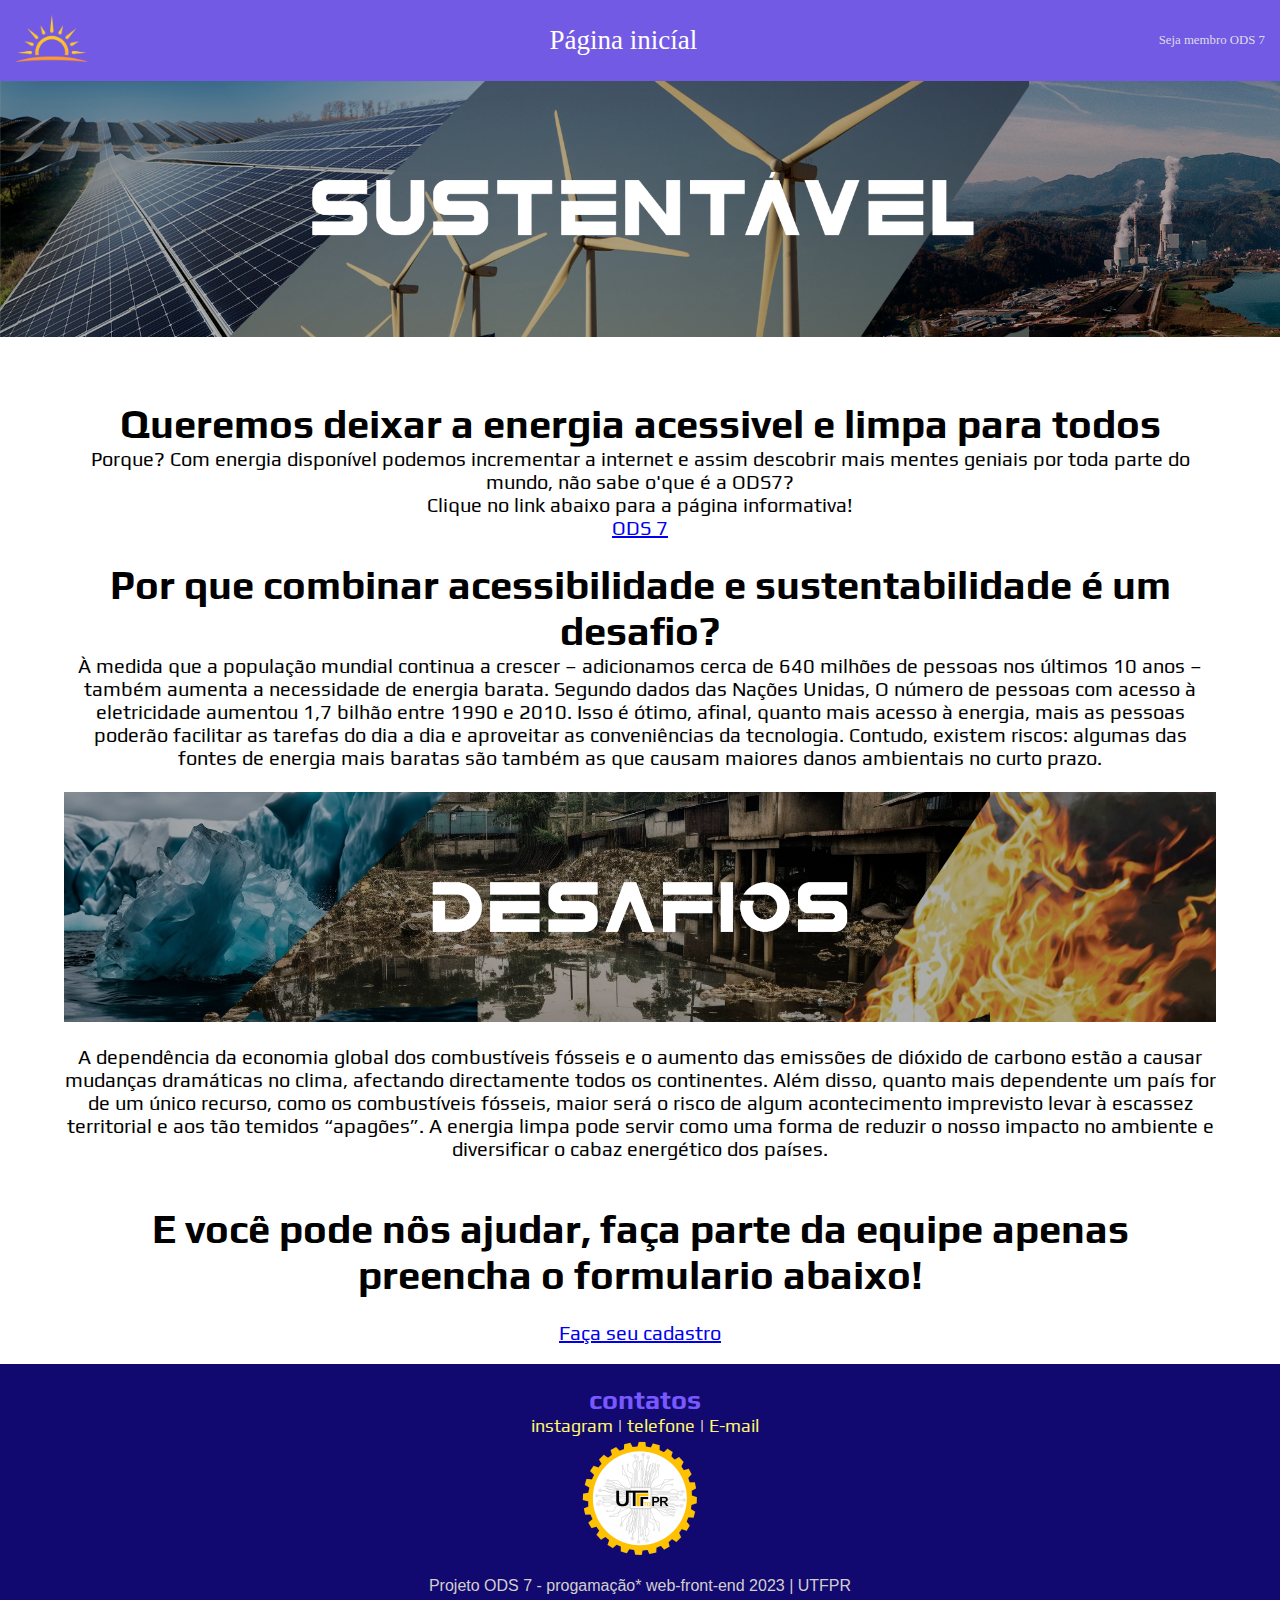
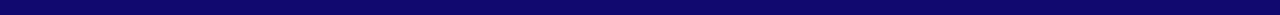
<file: index.html>
<!DOCTYPE html>
<html lang="pt-br">
<head>
    <meta charset="UTF-8">
    <meta name="viewport" content="width=device-width, initial-scale=1.0">
    <link rel="stylesheet" href="css/style.css"/>

    <!-- Fontes -->
    <link href="https://fonts.googleapis.com/css2?family=Fredoka+One&family=Play&display=swap" rel="stylesheet">
    <link href="https://www.dafont.com/nd-logos.font" rel="stylesheet">

    <title> Pagina inicial </title>
</head>

<body>

    <!-- cabeçalho -->
    <header>    

        <!--=== logo sol ===-->
        <div class="logo">
            <figure>
            <img src="figs/sol.png" alt="logo" width="73" height="47">
            </figure>
        </div>

        <!-- Titulo da pagina -->
        <div class="titulo">
            Página inicíal
        </div>

        <!-- menu de navegação -->
        <div class="links">
            <!-- pagina do formulario -->
            <p><a href="formulario.html" target="_blank" >Seja membroㅤ</a>    <!-- abre o formulario em uma nova guia -->

            <!-- pagina sobre a ODS7 -->
            <a href="ods.html"> ODS 7</a>    <!-- abre a pagina informativa -->
        </div>

    </header>

    <!-- corpo -->
    <main>
            <div class="imagem-painel">
            <img src="figs/painel.png" alt="sustentavel">
            </div>
        
        <div class="text">
            <h1>Queremos deixar a energia acessivel e limpa para todos</h1>

            <p>Porque? Com energia disponível podemos incrementar a internet e assim descobrir
            mais mentes geniais por toda parte do mundo, não sabe o'que é a ODS7?
            <br>
            Clique no link abaixo para a página informativa!</p>
            <!-- abre a pagina informativa -->
            <a href="ods.html">ODS 7</a>    

            <br><br>

            <h1>Por que combinar acessibilidade e sustentabilidade é um desafio?</h1>

            <p>À medida que a população mundial continua a crescer –
            adicionamos cerca de 640 milhões de pessoas nos últimos 10 anos –
            também aumenta a necessidade de energia barata. Segundo dados das Nações Unidas,
            O número de pessoas com acesso à eletricidade aumentou 1,7 bilhão entre 1990 e 2010.
            Isso é ótimo, afinal, quanto mais acesso à energia, mais as pessoas poderão facilitar as
            tarefas do dia a dia e aproveitar as conveniências da tecnologia. Contudo, existem riscos:
            algumas das fontes de energia mais baratas são também as que causam maiores danos ambientais no curto prazo.</p>
            
            <br> 

            <div class="imagem-desafios">
            <img src="figs/desafio.png" alt="sustentavel">
            </div>

            <br>
        
            <p>A dependência da economia global dos combustíveis fósseis e o aumento das emissões de dióxido de carbono 
            estão a causar mudanças dramáticas no clima, afectando directamente todos os continentes. Além disso, quanto 
            mais dependente um país for de um único recurso, como os combustíveis fósseis, maior será o risco de algum 
            acontecimento imprevisto levar à escassez territorial e aos tão temidos “apagões”. A energia limpa pode servir 
            como uma forma de reduzir o nosso impacto no ambiente e diversificar o cabaz energético dos países.</p>

            <br><br>

            <h1>E você pode nôs ajudar, faça parte da equipe apenas preencha o formulario abaixo!</h1>

            <br>
            <!-- formulario -->
            <a href="formulario.html" target="_blank">Faça seu cadastro</a>    <!-- abre o formulario em uma nova guia -->
        </div>

    </main>
     
    <!-- rodapé -->
    <footer>    
        <div class="footer">    <!-- Classe para editar apenas a lista de info -->
            <div class="row">
                <h2> contatos </h2>
                <p><a href="https://www.instagram.com/no_name.doc/"  target="_blank">instagram</a>  | <a href="https://wa.me/5543998283379"> telefone </a>| <a href="mailto:kauangoncalves@alunos.utfpr.edu.br"  target="_blank"> E-mail</a></p>
            </div>

            <figure>
                <img src="figs/utf.png" alt="logo utfpr" width="200" height="133">
            </figure>
                    
            <div class="desc">   <!-- Classe para definir o restante do footer -->
                <p>Projeto ODS 7 - progamação* web-front-end 2023 | UTFPR</p>
            </div>
        </div>
    </footer>
</body>
</html>
</file>
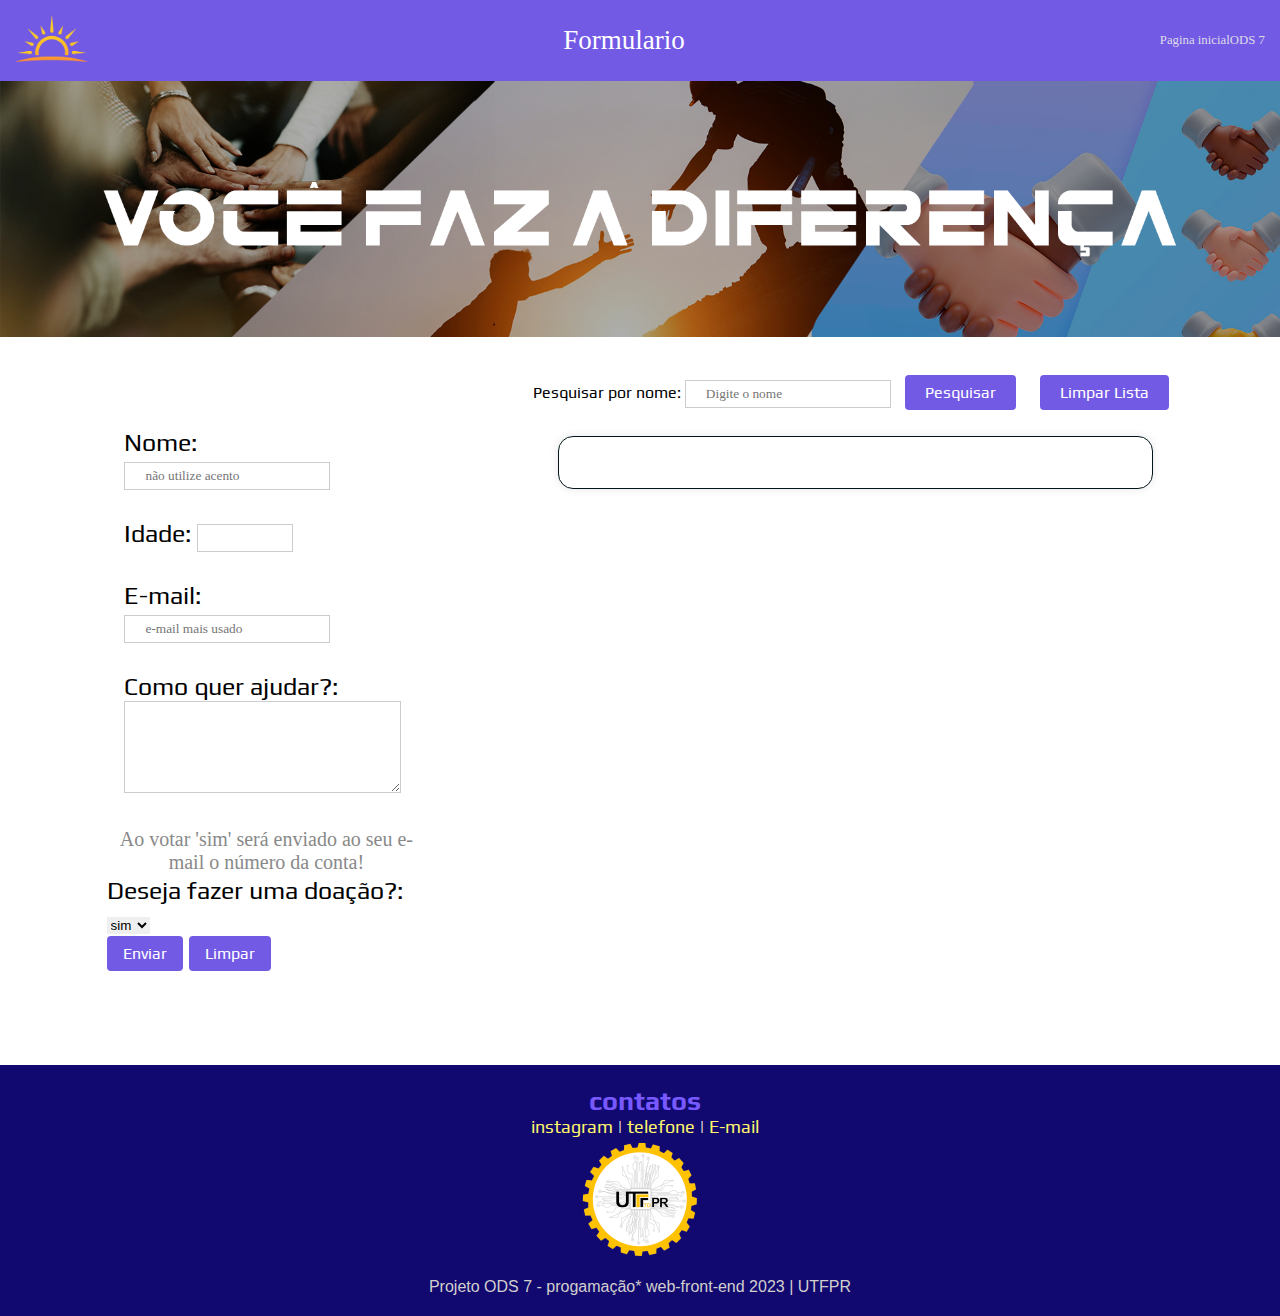
<file: formulario.html>
<!DOCTYPE html>
<html lang="pt-br">
<head>
    <meta charset="UTF-8">
    <meta name="viewport" content="width=device-width, initial-scale=1.0">
    <link rel="stylesheet" href="css/styleforms.css"/>
    <!-- Fontes -->
    <link href="https://fonts.googleapis.com/css2?family=Fredoka+One&family=Play&display=swap" rel="stylesheet">

    <title> Formulario </title>
</head>
<body>
    <!-- cabeçalho -->
    <header>
        <!--=== logo sol ===-->
        <div class="logo">
            <figure>
                <img src="figs/sol.png" alt="logo" width="73" height="47">
            </figure>
        </div>
    
        <div class="titulo">
            Formulario
        </div>
    
        <!-- menu de navegação -->
        <div class="links">
            <!-- pagina inial -->
            <a href="index.html">Pagina inicialㅤ</a>     <!-- abre a pagina inicial -->

            <!-- pagina sobre a ODS7 -->
            <a href="ods.html">ODS 7</a>    <!-- abre a pagina informativa -->

        </div>
    </header>

    <figure>
        <div class="imagem">
        <img src="figs/ajuda.png" alt="sustentavel">
        </div>
    </figure>

    <!-- corpo -->
    <main class="main">
            
        <!-- formulario -->
        <form id="meuForm">
            <div class="formGrupo">
                <div class="formGrupo2">
                    <label for='nome'> Nome:</label>
                    <input type="text" id="nome" name="username" placeholder="não utilize acento" required> <br><br>
        
                    <label for='idade'> Idade:</label>
                    <input type="number" id="idade" name="idade" min="18" max="120" required> <br><br>

                    <label for='email'> E-mail:</label> 
                    <input type="email" id="email" name="email" placeholder="e-mail mais usado" required> <br><br>

                    <label for='area'> Como quer ajudar?: </label>
                    <textarea id="area" rows="5" cols="30"></textarea><br><br>
                </div>

                <div class="doa">
                    <p> Ao votar 'sim' será enviado ao seu e-mail o número da conta! </p>
                </div>
                
                <label for="doação"> Deseja fazer uma doação?: ㅤ </label>
                <select id="doação" name="doação">
                    <option value="sim">sim</option>
                    <option value="não">não</option>
                </select> 

                <br>

                <!-- JAVA EDITADO -->
                <div class="enviar">
                    <input type="submit" value="Enviar" class="botaoEnviar">
                    <button type="button" value="Limpar" class="botaoLimpar" onclick="limparCampos()"> Limpar </button>
                </div>
            </div>
        </form>

            <!-- Pesquisa -->
        <div class="containerLista"> 

            <!-- Botão para limpar a lista -->
            <div class="containerBotaoLimparLista">
                <label for="campoPesquisa">Pesquisar por nome:</label>
                <input type="text" id="campoPesquisa" placeholder="Digite o nome">
                <button class="botaoPesquisa" onclick="pesquisarLista()">Pesquisar</button>
                <button class="botaoLimparLista" onclick="limparLista()">Limpar Lista</button>
                
            </div>

            <div class="listaForm">
                <ul id="listaItens">
                    <!-- itens do formulário -->
                </ul>
                
            </div>
        </div>
              

    </main>

     
    <!-- rodapé -->
    <footer>    
        <div class="footer">    <!-- Classe para editar apenas a lista de info -->
            <div class="row">
                <h2> contatos </h2>
                <p><a href="https://www.instagram.com/no_name.doc/"  target="_blank">instagram</a>  | <a href="https://wa.me/5543998283379"> telefone </a>| <a href="mailto:kauangoncalves@alunos.utfpr.edu.br"  target="_blank"> E-mail</a></p>
            </div>

            <figure>
                <img src="figs/utf.png" alt="logo utfpr" width="200" height="133">
            </figure>
                    
            <div class="desc">   <!-- Classe para definir o restante do footer -->
                <p>Projeto ODS 7 - progamação* web-front-end 2023 | UTFPR</p>
            </div>
        </div>
    </footer>

    <!-- Script JavaScript -->
    <script>
        const form = document.getElementById('meuForm');
        const listaItens = document.getElementById('listaItens');

        // Função para lidar com o envio do formulário
        form.addEventListener('submit', function(event) {
            event.preventDefault(); 

            const nome = document.getElementById('nome').value;
            const idade = document.getElementById('idade').value;
            const email = document.getElementById('email').value;
            const area = document.getElementById('area').value;
            const doacao = document.getElementById('doação').value;

            const formData = {
                nome,
                idade,
                email,
                area,
                doacao,
                dataEnvio: new Date().toLocaleDateString()
            };

            // Salvando os dados no armazenamento local
            const dadosAntigos = localStorage.getItem('formularioData');
            const dados = dadosAntigos ? JSON.parse(dadosAntigos) : [];
            dados.push(formData);
            localStorage.setItem('formularioData', JSON.stringify(dados));

            // Mostrar os itens do formulário
            const itemLista = document.createElement('li');
            itemLista.textContent = `Nome: ${formData.nome}, Idade: ${formData.idade}`;

            // Cria um botão de exclusão ccada item
            const botaoExcluir = document.createElement('button');
            botaoExcluir.textContent = 'Excluir Item';
            botaoExcluir.className = 'botaoExcluirItem';
            botaoExcluir.onclick = function() {
                // Chama a função excluirItem passando o índice deste item na lista
                excluirItem(dados.indexOf(formData));
            };
            itemLista.appendChild(botaoExcluir);

            listaItens.appendChild(itemLista);

            form.reset();
        });

        // Função para limpar os campos do formulário
        function limparCampos() {
            form.reset();
        }

        // limpa todos os itens da lista
        function limparLista() {
            listaItens.innerHTML = ''; 
            localStorage.removeItem('formularioData');
        }

        // Função para excluir um item da lista e do LocalStorage
        function excluirItem(index) {
            const dadosAntigos = localStorage.getItem('formularioData');
            const dados = dadosAntigos ? JSON.parse(dadosAntigos) : [];

            // Remove o item da lista de dados com base no índice passado como parâmetro
            dados.splice(index, 1);

            // Atualiza os dados no LocalStorage após a remoção do item
            localStorage.setItem('formularioData', JSON.stringify(dados));

            // Remove o item da lista exibida no HTML
            listaItens.removeChild(listaItens.childNodes[index]);
        }
            // função para pesquisar
            function pesquisarLista() {
            const input = document.getElementById('campoPesquisa');
            const filtro = input.value.toUpperCase();
            const lista = document.getElementById('listaItens');
            const itens = lista.getElementsByTagName('li');

            // Itera sobre os itens da lista e exibe apenas os que correspondem ao filtro
            for (let i = 0; i < itens.length; i++) {
                const item = itens[i];
                const texto = item.textContent || item.innerText;

                if (texto.toUpperCase().indexOf(filtro) > -1) {
                    item.style.display = '';
                } else {
                    item.style.display = 'none';
                }
            }
        }
        
    </script>
</body>
</html>
</file>
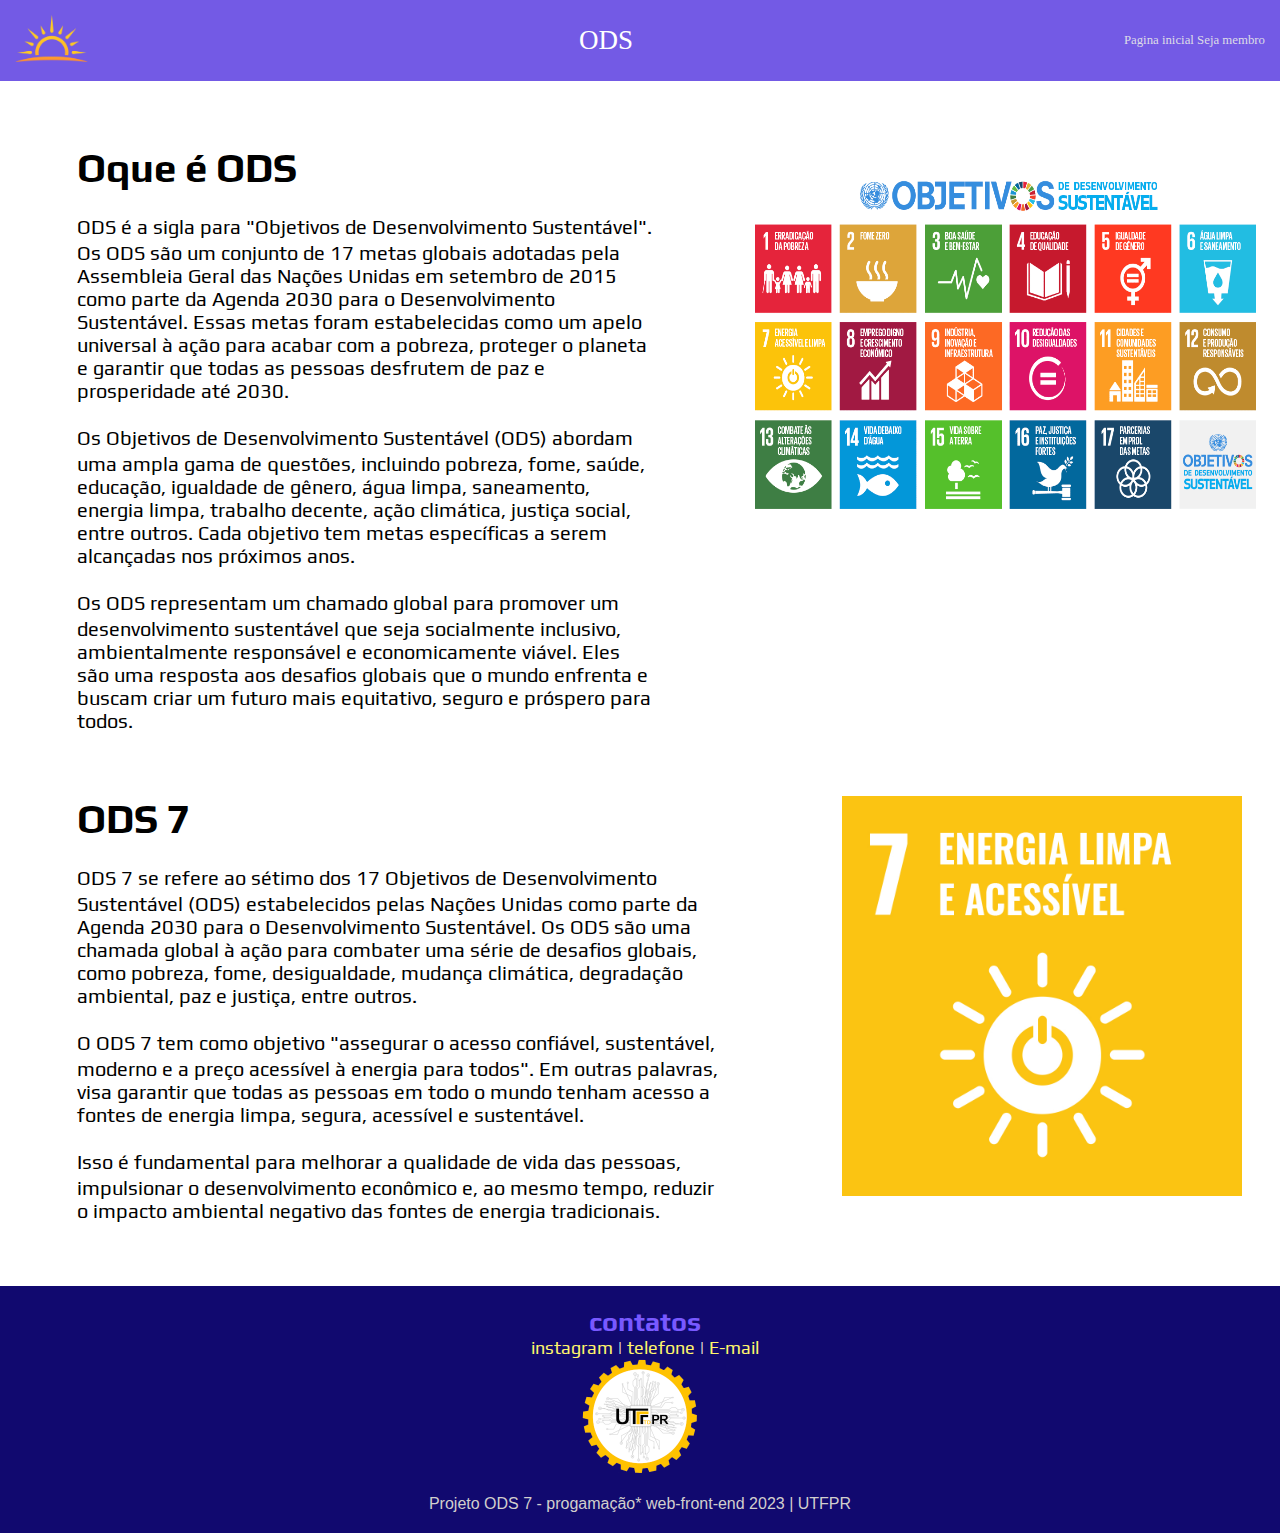
<file: ods.html>
<!DOCTYPE html>
<html lang="pt-br">
<head>
    <meta charset="UTF-8">
    <meta name="viewport" content="width=device-width, initial-scale=1.0">
    <link rel="stylesheet" href="css/stylePG.css"/>
    <!-- Fontes -->
    <link href="https://fonts.googleapis.com/css2?family=Fredoka+One&family=Play&display=swap" rel="stylesheet">

    <title> ODS 7 </title>
</head>
<body>

    <!-- cabeçalho -->
    <header>

        <!--=== logo sol ===-->
        <div class="logo">
            <figure>
            <img src="figs/sol.png" alt="logo" width="73" height="47" >
            </figure>
        </div>
    
        <div class="titulo">
            ODS
        </div>

        <!-- menu de navegação -->
        <div class="links">
            <!-- pagina inial -->
            <p><a href="index.html">Pagina inicialㅤ</a>     <!-- abre a pagina inicial -->

            <!-- pagina do formulario -->
            <a href="formulario.html" target="_blank" >Seja membro</a></p>    <!-- abre o formulario em uma nova guia -->
        </div>

    </header>

    <!-- corpo -->
    <main>
        <div class="corpo">
            <div class="ods"> 
                <div class="text">
                    <h1>Oque é ODS</h1>
                        <br>
                    <p>ㅤODS é a sigla para "Objetivos de Desenvolvimento Sustentável". Os ODS são um conjunto de 17 metas globais 
                    adotadas pela Assembleia Geral das Nações Unidas em setembro de 2015 como parte da Agenda 2030 para o 
                    Desenvolvimento Sustentável. Essas metas foram estabelecidas como um apelo universal à ação para acabar 
                    com a pobreza, proteger o planeta e garantir que todas as pessoas desfrutem de paz e prosperidade até 2030.
                        <br><br>
                    ㅤOs Objetivos de Desenvolvimento Sustentável (ODS) abordam uma ampla gama de questões, incluindo pobreza, fome, 
                    saúde, educação, igualdade de gênero, água limpa, saneamento, energia limpa, trabalho decente, ação climática, 
                    justiça social, entre outros. Cada objetivo tem metas específicas a serem alcançadas nos próximos anos.
                        <br><br>
                    ㅤOs ODS representam um chamado global para promover um desenvolvimento sustentável que seja socialmente
                    inclusivo, ambientalmente responsável e economicamente viável. Eles são uma resposta aos desafios globais
                    que o mundo enfrenta e buscam criar um futuro mais equitativo, seguro e próspero para todos.</p>
                </div>

                <!-- Imagem odses -->
                <img src="figs/odss.png" alt="lista ods" width="550" height="400">
            </div>

            <div class="ods7">
                <div class="text1">
                    <h1>ODS 7</h1>
                    <br>
                    <p>ㅤODS 7 se refere ao sétimo dos 17 Objetivos de Desenvolvimento Sustentável (ODS) estabelecidos pelas Nações Unidas 
                    como parte da Agenda 2030 para o Desenvolvimento Sustentável. Os ODS são uma chamada global à ação para combater 
                    uma série de desafios globais, como pobreza, fome, desigualdade, mudança climática, degradação ambiental, paz e 
                    justiça, entre outros.
                        <br><br>
                    ㅤO ODS 7 tem como objetivo "assegurar o acesso confiável, sustentável, moderno e a preço acessível à energia para 
                    todos". Em outras palavras, visa garantir que todas as pessoas em todo o mundo tenham acesso a fontes de energia
                    limpa, segura, acessível e sustentável.
                        <br><br>
                    ㅤIsso é fundamental para melhorar a qualidade de vida das pessoas, 
                    impulsionar o desenvolvimento econômico e, ao mesmo tempo, reduzir o impacto ambiental negativo das fontes de 
                    energia tradicionais.
                    </p>
                </div>
                <div class="ods7_img">
                    <!-- Imagem ods 7 -->
                    <img src="figs/ODS7.jpg" alt="sustentavel" width="400" height="400">
                </div>
            </div>
        </div>
    </main>

     
    <!-- rodapé -->
    <footer>    
        <div class="footer">    <!-- Classe para editar apenas a lista de info -->
            <div class="row">
                <h2> contatos </h2>
                <p><a href="https://www.instagram.com/no_name.doc/"  target="_blank">instagram</a>  | <a href="https://wa.me/5543998283379"> telefone </a>| <a href="mailto:kauangoncalves@alunos.utfpr.edu.br"  target="_blank"> E-mail</a></p>
            </div>

            <figure>
                <img src="figs/utf.png" alt="logo utfpr" width="200" height="133">
            </figure>
                    
            <div class="desc">   <!-- Classe para definir o restante do footer -->
                <p>Projeto ODS 7 - progamação* web-front-end 2023 | UTFPR</p>
            </div>
        </div>
    </footer>
</body>
</html>
</file>
<file: css/style.css>
/* Remove margens, preenchimentos, borsas indesejadas */
* {
    margin: 0;
    padding: 0;
    border: 0;
    overflow-x: hidden; /* Remove barras laterais */
}


/* ============================ Estilo cabeçalho ============================ */
header    
{
    background-color: #735ae5;
    padding: 15px;
    display: flex;
    justify-content: space-between;
    align-items: center;
}


.titulo{
    color: rgb(255, 255, 255);
    font-size: 27px;
    font-family: 'ND Logos';
    text-align: center;

}

.links {
    display: flex;
    justify-content: flex-end;
    align-items: center;
    font-size: 1vw;

}

.links a {
    text-decoration: none;
    color: #dddce7;
}

/* ========================================================================== */


/* ============================ Estilo main ================================= */

/* centralizar e deixar a iamgem sustentavel */
.imagem-desafios, .imagem-painel{
    display: flex;
    justify-content: center;
    align-items: center;
    width: 100%;

}

/* centralizar e formatar texto do site */
.text{
    font-family: 'Play', sans-serif;
    text-align: center;         /* Centraliza o conteudo horizontalmente */
    margin: 5vw;
    margin-bottom: 20px;
    font-size: 20px;

}

/* ========================================================================== */


/* ============================ Estilo rodapé =============================== */

/* cor, fonte, alinhamento, tamanho */
.footer {

    /* fixa rodapé em baixo da pagina */
    bottom: 0;
    left: 0;
    width: 100%;
    background: #11096f;
    font-family: 'Play', sans-serif;
    text-align: center; /* Centraliza o conteúdo horizontalmente */
    padding: 20px 0px; /* Tamanho da grade do rodapé */
    min-height: 100px; /* Defina a altura mínima desejada */
}

/* contetudo da descrição do rodapé */
.desc {           
    color: rgb(209, 207, 205);
    width: 100%;
    font-family: sans-serif;
    font-size: medium;
    text-align: center; /* Centraliza o conteúdo verticalmente */
    
}

/* cor contato */
h2{
    color: #7859ff;
}

/* Define margem entre os itens da lista */
.footer .row {
    color: antiquewhite;
    width: 100%;
    font-size: large;
    text-align: center; /* Centraliza o conteúdo verticalmente */

    display: inline-block;
    margin: 0px 5px; /* Ajuste a margem entre os itens das informaçoes */
    text-align: center;
    
}


/* Deixa o link branco e com efeito ao passar o mouse */
.footer .row a {
    text-decoration: none;
    color: rgb(255, 245, 108);
    transition: 0.2s;
}

/* Muda de cor ao passar o mouse */
.footer .row a:hover {
    color: #3ab6eb;
}

/* ========================================================================== */
</file>
<file: css/styleforms.css>
/* Remove margens, preenchimentos, borsas indesejadas */
* {
    margin: 0;
    padding: 0;
    border: 0;
    overflow-x: hidden; /* Remove barras laterais */
}

/* ============================ Estilo cabeçalho ============================ */
header    
{
    background-color: #735ae5;
    padding: 15px;
    display: flex;
    justify-content: space-between;
    align-items: center;
}


.titulo{
    color: rgb(255, 255, 255);
    font-size: 27px;
    font-family: 'ND Logos';
    text-align: center;

}

.links {
    display: flex;
    justify-content: flex-end;
    align-items: center;
    font-size: 1vw;

}

.links a {
    text-decoration: none;
    color: #dddce7;

}

/* ========================================================================== */


/* ============================ Estilo main ================================= */
.main{
    display: flex;

}

/* centralizar e deixar a iamgem sustentavel */
.imagem{
    display: flex;
    justify-content: center;
    align-items: center;
    width: 100%;

}

.formGrupo{
    padding: 5vw 0vw;
    justify-content: left;
    align-items: center;

}


/* centraliza forms */
.formGrupo{
    display: inline-block;
    align-items: center;
    margin: 5% 20%;
    font-family: 'Play', sans-serif;
    font-size: 25px;
}
label {
    text-align: left;
    font-family: 'Play', sans-serif;

}
.formGrupo2{
    margin: 0vw 0vw;
    padding: 0vw 1.4vw;
    
}

/* borda e detalhes dos campos */
input, textarea {
    flex: 2;   
    padding: 5px 20px;  
    border: 1px solid #ccc; /* adiciona borda nos campos */
    font-family: 'Times New Roman', Times, serif;
}

.doa{
    text-align: center;
    font-size: 80%;
    color: rgb(137, 137, 137);
    font-family: 'Times New Roman', Times, serif;

}

.botaoEnviar,
.botaoLimpar{
    padding: 8px 16px;
    border: none;
    cursor: pointer;
    font-size: 16px;
    border-radius: 4px;
    background-color: #735ae5;
    color: white;
    transition: background-color 0.3s ease;
    font-family: 'Play', sans-serif;


}

/* Lista do formulario */

#listaItens {
    align-items: center;
    border: 1px solid #03161C; /* Adiciona uma borda */
    border-radius: 15px; /* Define o raio dos cantos */
    padding: 2vw 5vw; /* Adiciona um espaçamento interno */
    margin: 2vw 2vw;
    box-shadow: 0 0 10px rgba(0, 0, 0, 0.1); /* Adiciona sombra */
    font-family: 'Play', sans-serif;
}

li{
    margin-top: 2vw;
    margin: 2vw;

}

.botaoExcluirItem {
    position: absolute;
    right: 10px; /* Ajuste a posição direita conforme necessário */
    top: 50%; /* Centraliza verticalmente */
    transform: translateY(-50%);
    z-index: 1; /* Garante que o botão esteja acima dos itens da lista */
    font-size: 16px;
    border: 5px #B70026;
    border-radius: 4px;
    background-color: #B70026;
    color: white;
    transition: background-color 0.3s ease;
    font-family: 'Play', sans-serif;
}

#listaItens li {
    position: relative;
    padding-right: 20px; /* Ajuste o padding para dar espaço ao botão de exclusão */
    /* Seu restante de estilos... */
}

.botaoLimparLista,
.botaoPesquisa {  
    margin: 0px 10px;
    margin-top: 3vw;
    padding: 8px 20px;
    border: none;
    cursor: pointer;
    font-size: 16px;
    border-radius: 4px;
    background-color: #735ae5;
    color: white;
    transition: background-color 0.3s ease;
    font-family: 'Play', sans-serif;

}

.botaoExcluirItem:hover {
    background-color: #CF1E34;
}
.botaoEnviar:hover,
.botaoLimpar:hover,
.botaoLimparLista:hover {
    background-color: #221891;
}


/* ========================================================================== */


/* ============================ Estilo rodapé =============================== */

/* cor, fonte, alinhamento, tamanho */
.footer {

    /* fixa rodapé em baixo da pagina */
    bottom: 0;
    left: 0;
    width: 100%;
    background: #11096f;
    font-family: 'Play', sans-serif;
    text-align: center; /* Centraliza o conteúdo horizontalmente */
    padding: 20px 0px; /* Tamanho da grade do rodapé */
    min-height: 100px; /* Defina a altura mínima desejada */
}

/* cor da fonte, preencher janela, tamanho da fonte */
.footer .row {
    color: antiquewhite;
    width: 100%;
    font-size: large;
    text-align: center; /* Centraliza o conteúdo verticalmente */

    display: inline-block;
    margin: 0px 5px; /* Ajuste a margem entre os itens das informaçoes */
    text-align: center;

}


/* contetudo da descrição do rodapé */
.desc {           
    color: rgb(209, 207, 205);
    width: 100%;
    font-family: sans-serif;
    font-size: medium;
    text-align: center; /* Centraliza o conteúdo verticalmente */
    
}

/* cor contato */
h2{
    color: #7859ff;

}

/* Deixa o link branco e com efeito ao passar o mouse */
.footer .row a {
    text-decoration: none;
    color: rgb(255, 245, 108);
    transition: 0.2s;

}

/* Muda de cor ao passar o mouse */
.footer .row a:hover {
    color: #3ab6eb;

}

/* ========================================================================== */
</file>
<file: css/stylePG.css>
/* Remove margens, preenchimentos, borsas indesejadas */
* {
    margin: 0;
    padding: 0;
    border: 0;
}


/* remover barra de rolagem lateral */
body {
    overflow-x: hidden;
    padding: 0;
    margin: 0;

}

/* ============================ Estilo cabeçalho ============================ */
header    
{
    background-color: #735ae5;
    padding: 15px;
    display: flex;
    justify-content: space-between;
    align-items: center;
}


.titulo{
    color: rgb(255, 255, 255);
    font-size: 27px;
    font-family: 'ND Logos';
    text-align: center;

}

.links {
    display: flex;
    justify-content: flex-end;
    align-items: center;
    font-size: 1vw;

}

.links a {
    text-decoration: none;
    color: #dddce7;
}

/* ========================================================================== */


/* ============================ Estilo main ================================= */

/* formatação main */
.corpo{
    display: inline-block;
    margin: 5vw 0vw;
    align-items: center;
    text-align: center;
    font-family: 'Play', sans-serif;
    font-size: 20px;
}

/* Formatação 'Oque é ODS' */
.ods{
    display: flex;
    margin-bottom: 5vw;
}

.text{
    margin: 0vw 6vw;
    text-align: left;
}

/* Formatação 'ODS 7' */
.ods7{
    display: flex;
}

.ods7_img{
    margin: 0vw 3vw;
}

.text1{
    margin-left: 6vw;
    margin-right: 6vw;
    text-align: left;
}

/* ========================================================================== */


/* ============================ Estilo rodapé =============================== */

/* cor, fonte, alinhamento, tamanho */
.footer {

    /* fixa rodapé em baixo da pagina */
    bottom: 0;
    left: 0;
    width: 100%;
    background: #11096f;
    font-family: 'Play', sans-serif;
    text-align: center; /* Centraliza o conteúdo horizontalmente */
    padding: 20px 0px; /* Tamanho da grade do rodapé */
    min-height: 100px; /* Defina a altura mínima desejada */
}

/* cor da fonte, preencher janela, tamanho da fonte */
.footer .row {
    color: antiquewhite;
    width: 100%;
    font-size: large;
    text-align: center; /* Centraliza o conteúdo verticalmente */

    display: inline-block;
    margin: 0px 5px; /* Ajuste a margem entre os itens das informaçoes */
    text-align: center;
    
}

/* contetudo da descrição do rodapé */
.desc {           
    color: rgb(209, 207, 205);
    width: 100%;
    font-family: sans-serif;
    font-size: medium;
    text-align: center; /* Centraliza o conteúdo verticalmente */
    
}

/* cor contato */
h2{
    color: #7859ff;
}

/* Deixa o link branco e com efeito ao passar o mouse */
.footer .row a {
    text-decoration: none;
    color: rgb(255, 245, 108);
    transition: 0.2s;
}

/* Muda de cor ao passar o mouse */
.footer .row a:hover {
    color: #3ab6eb;

}

/* ========================================================================== */
</file>
